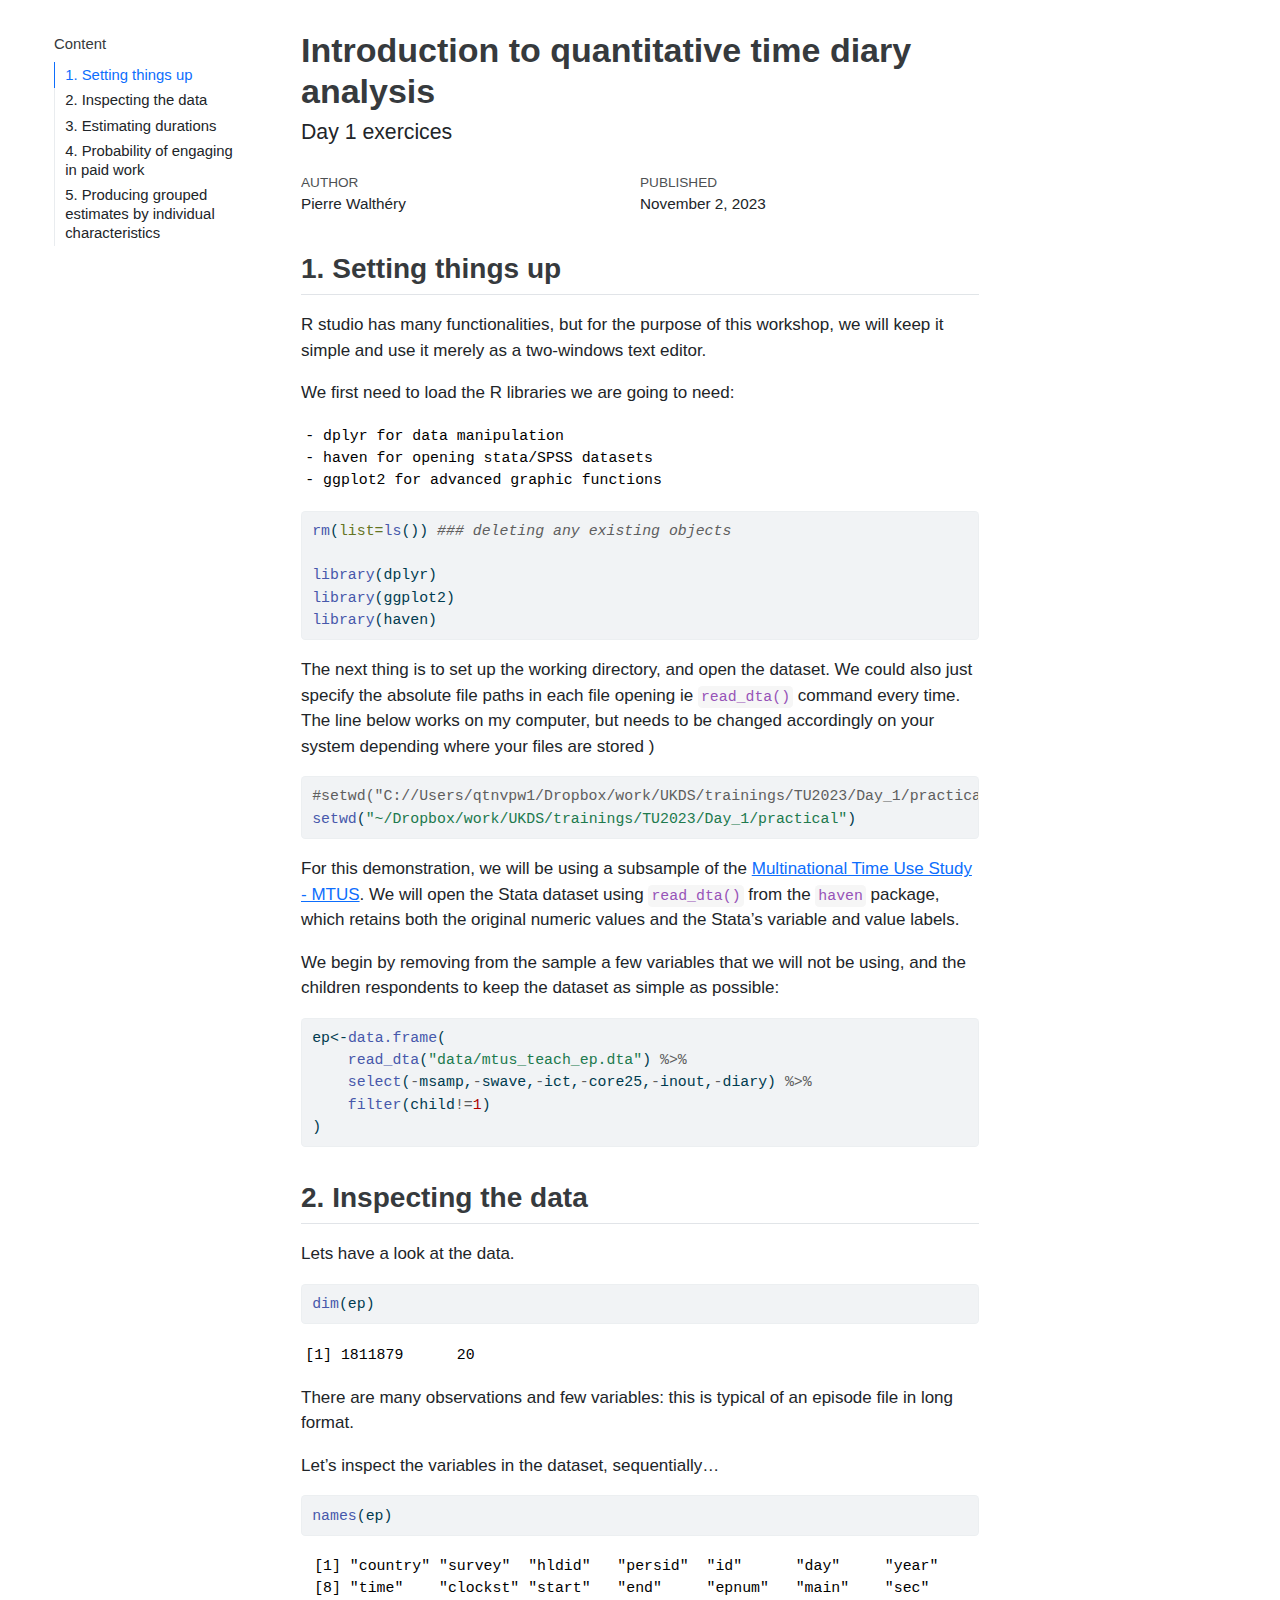
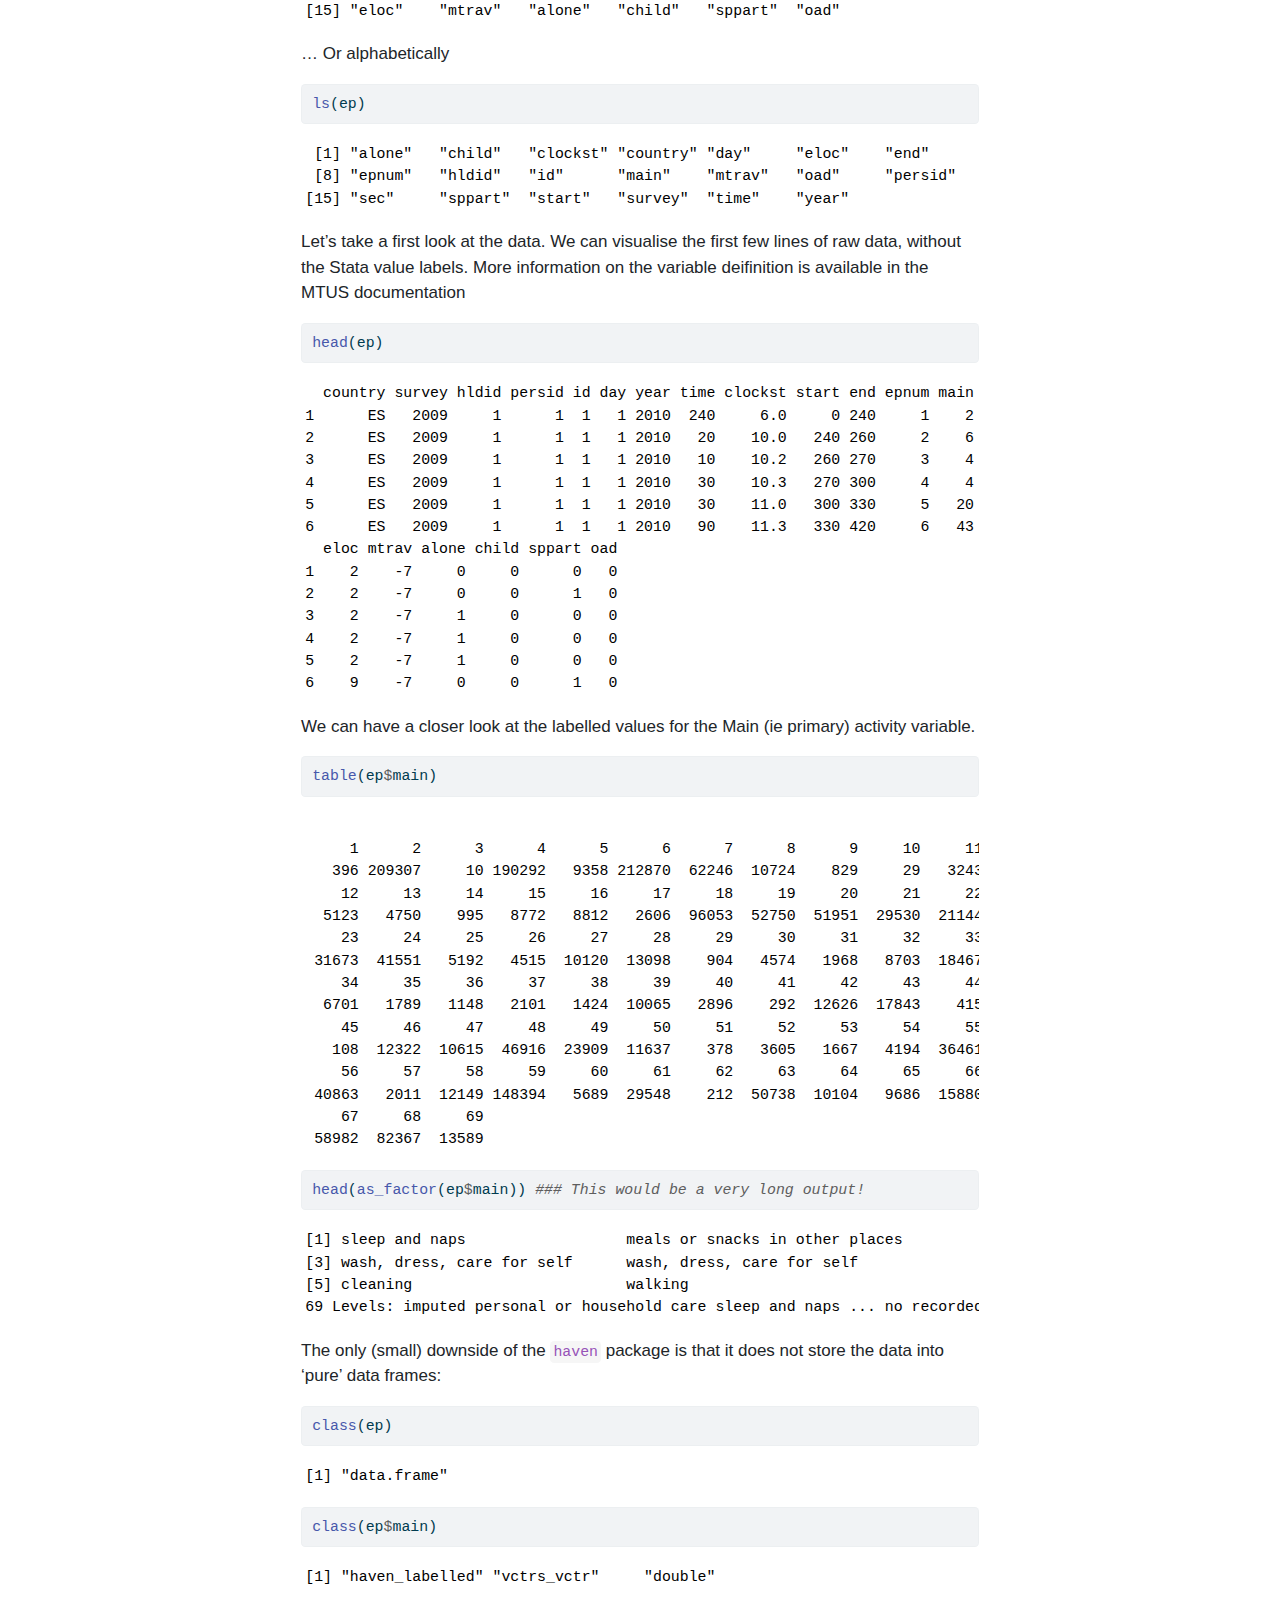
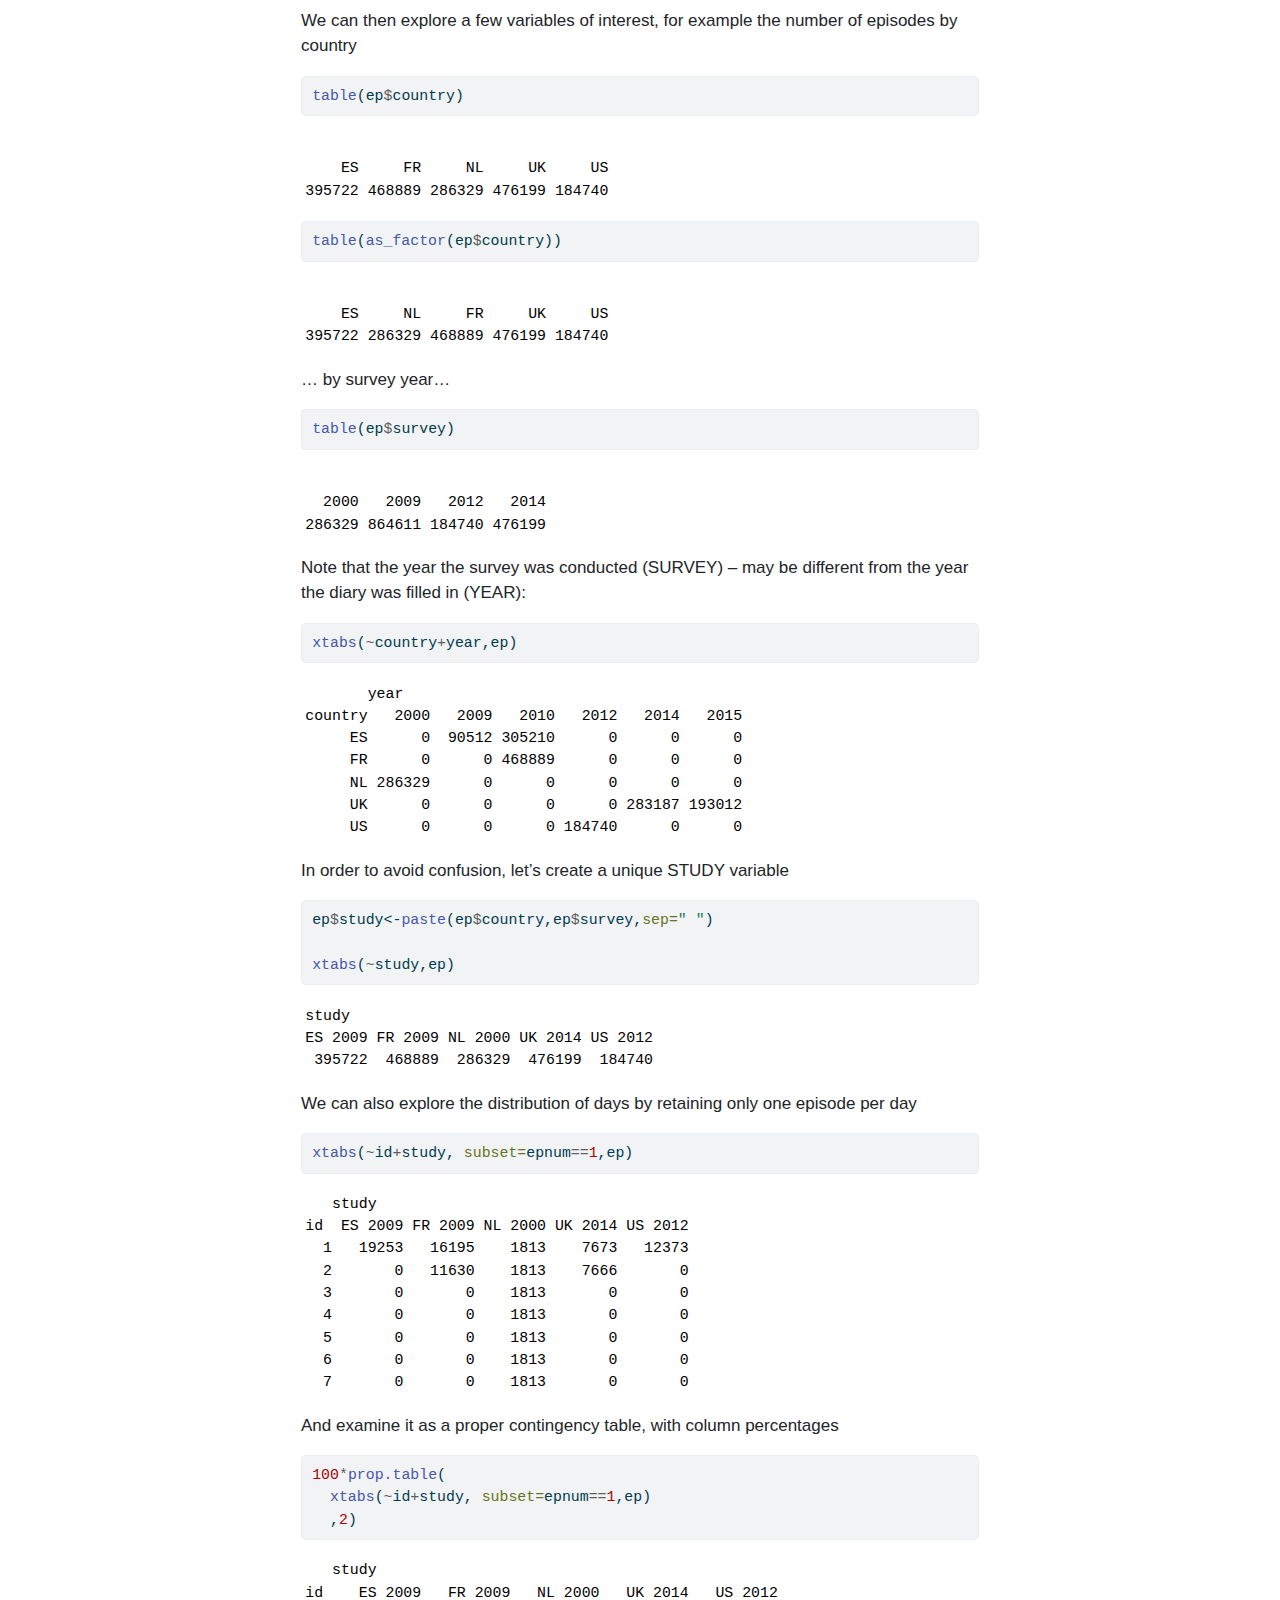
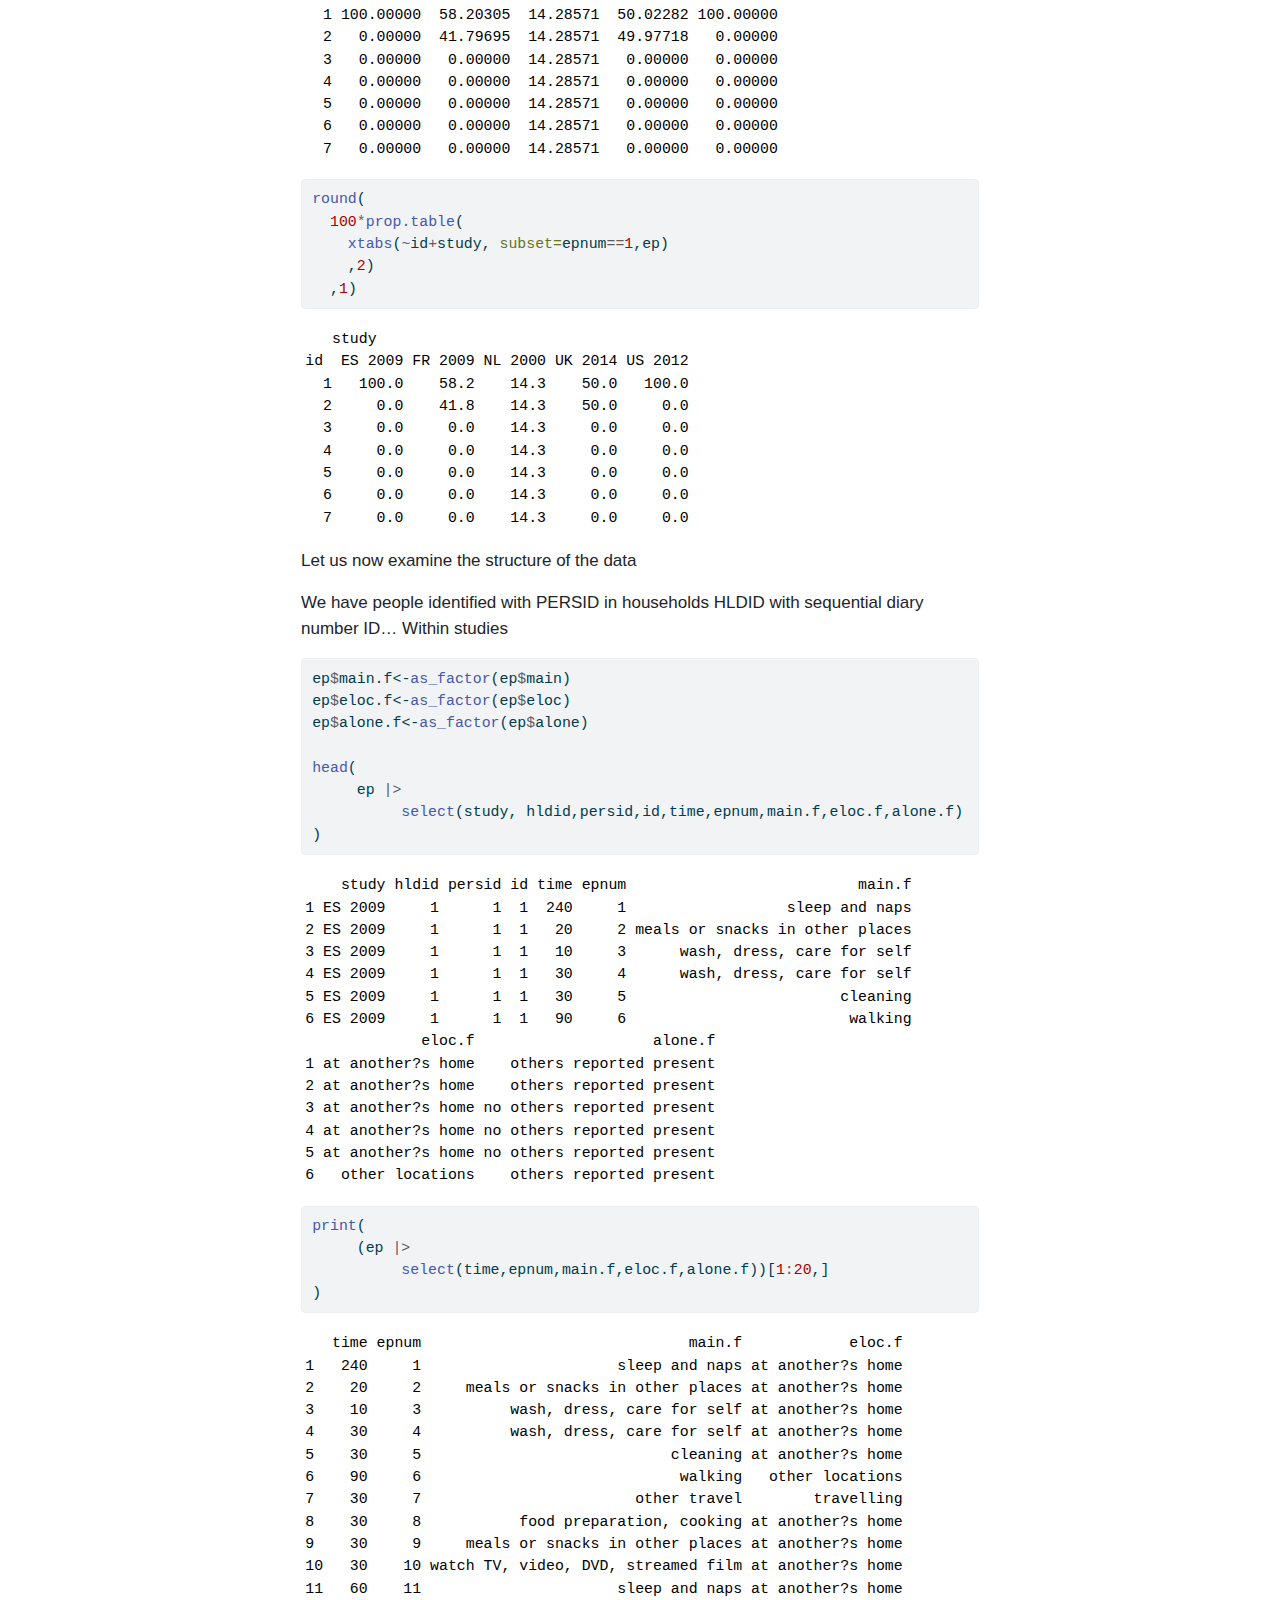
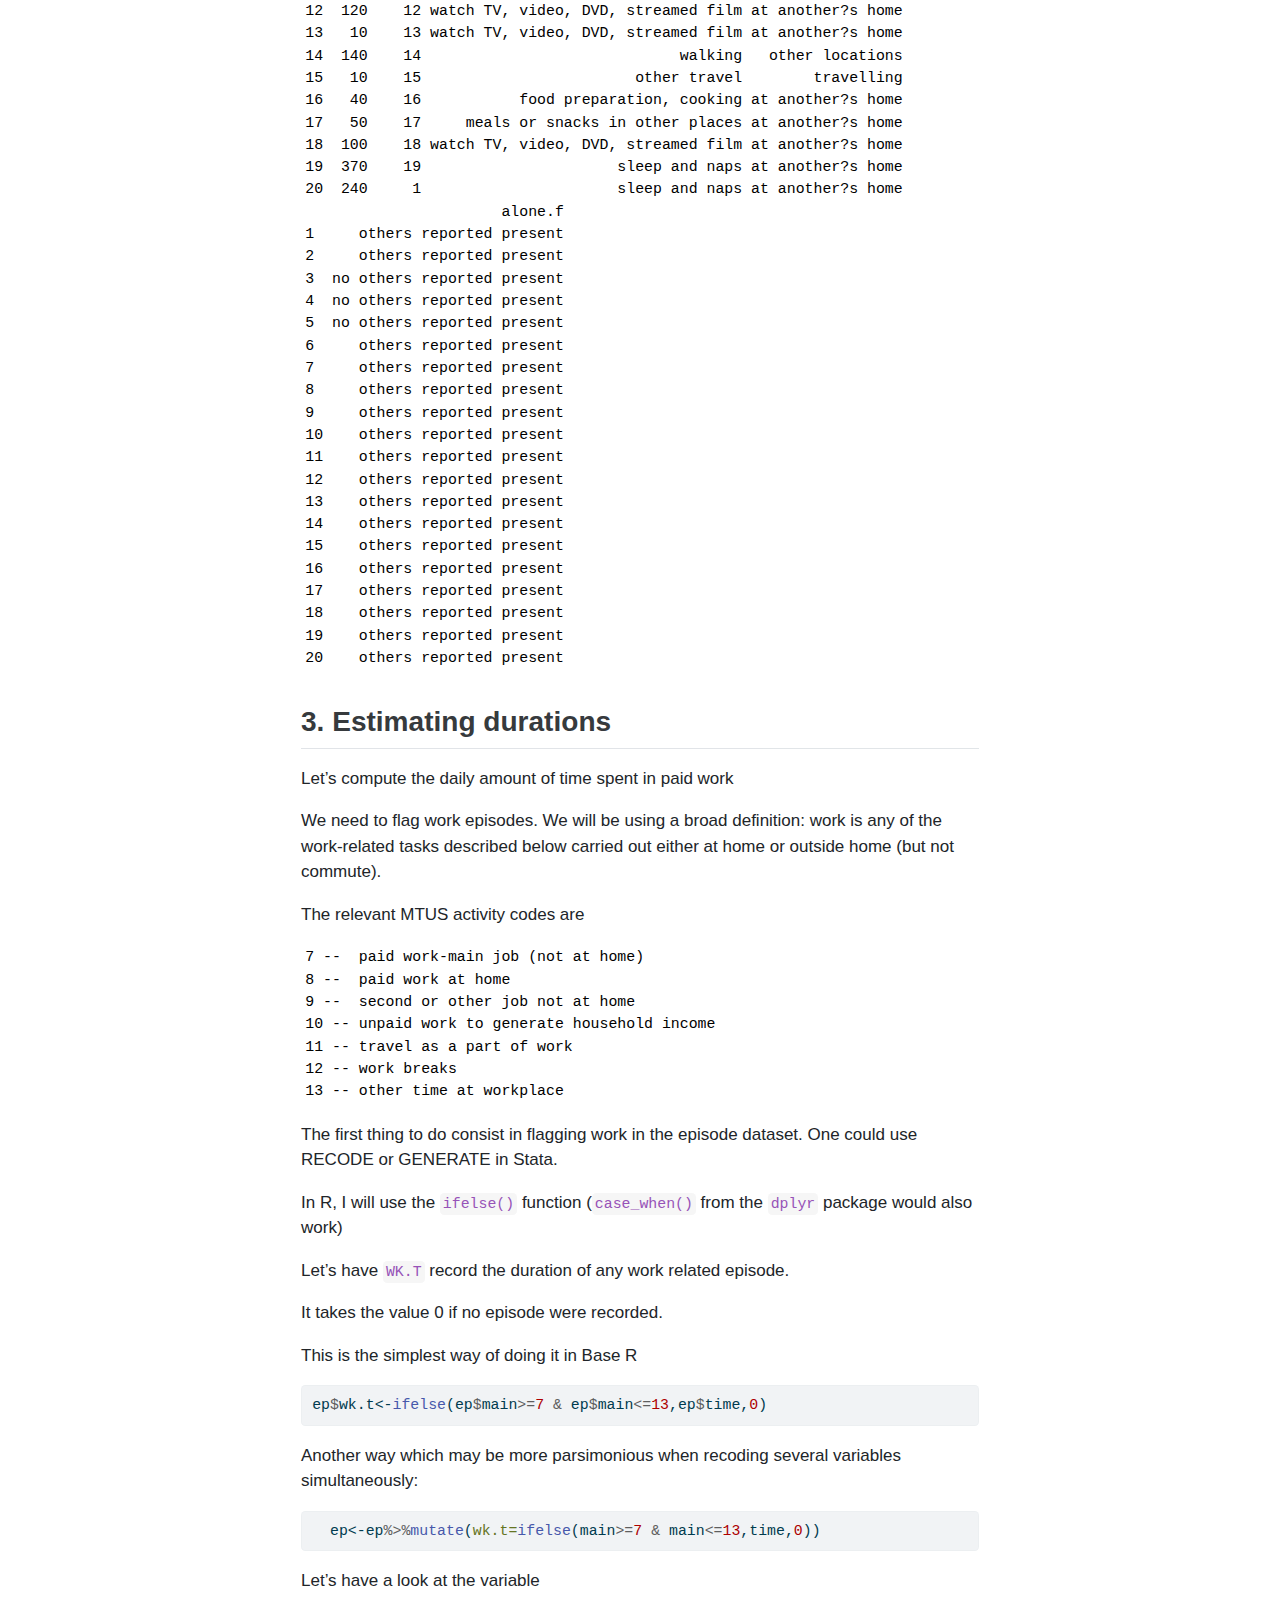
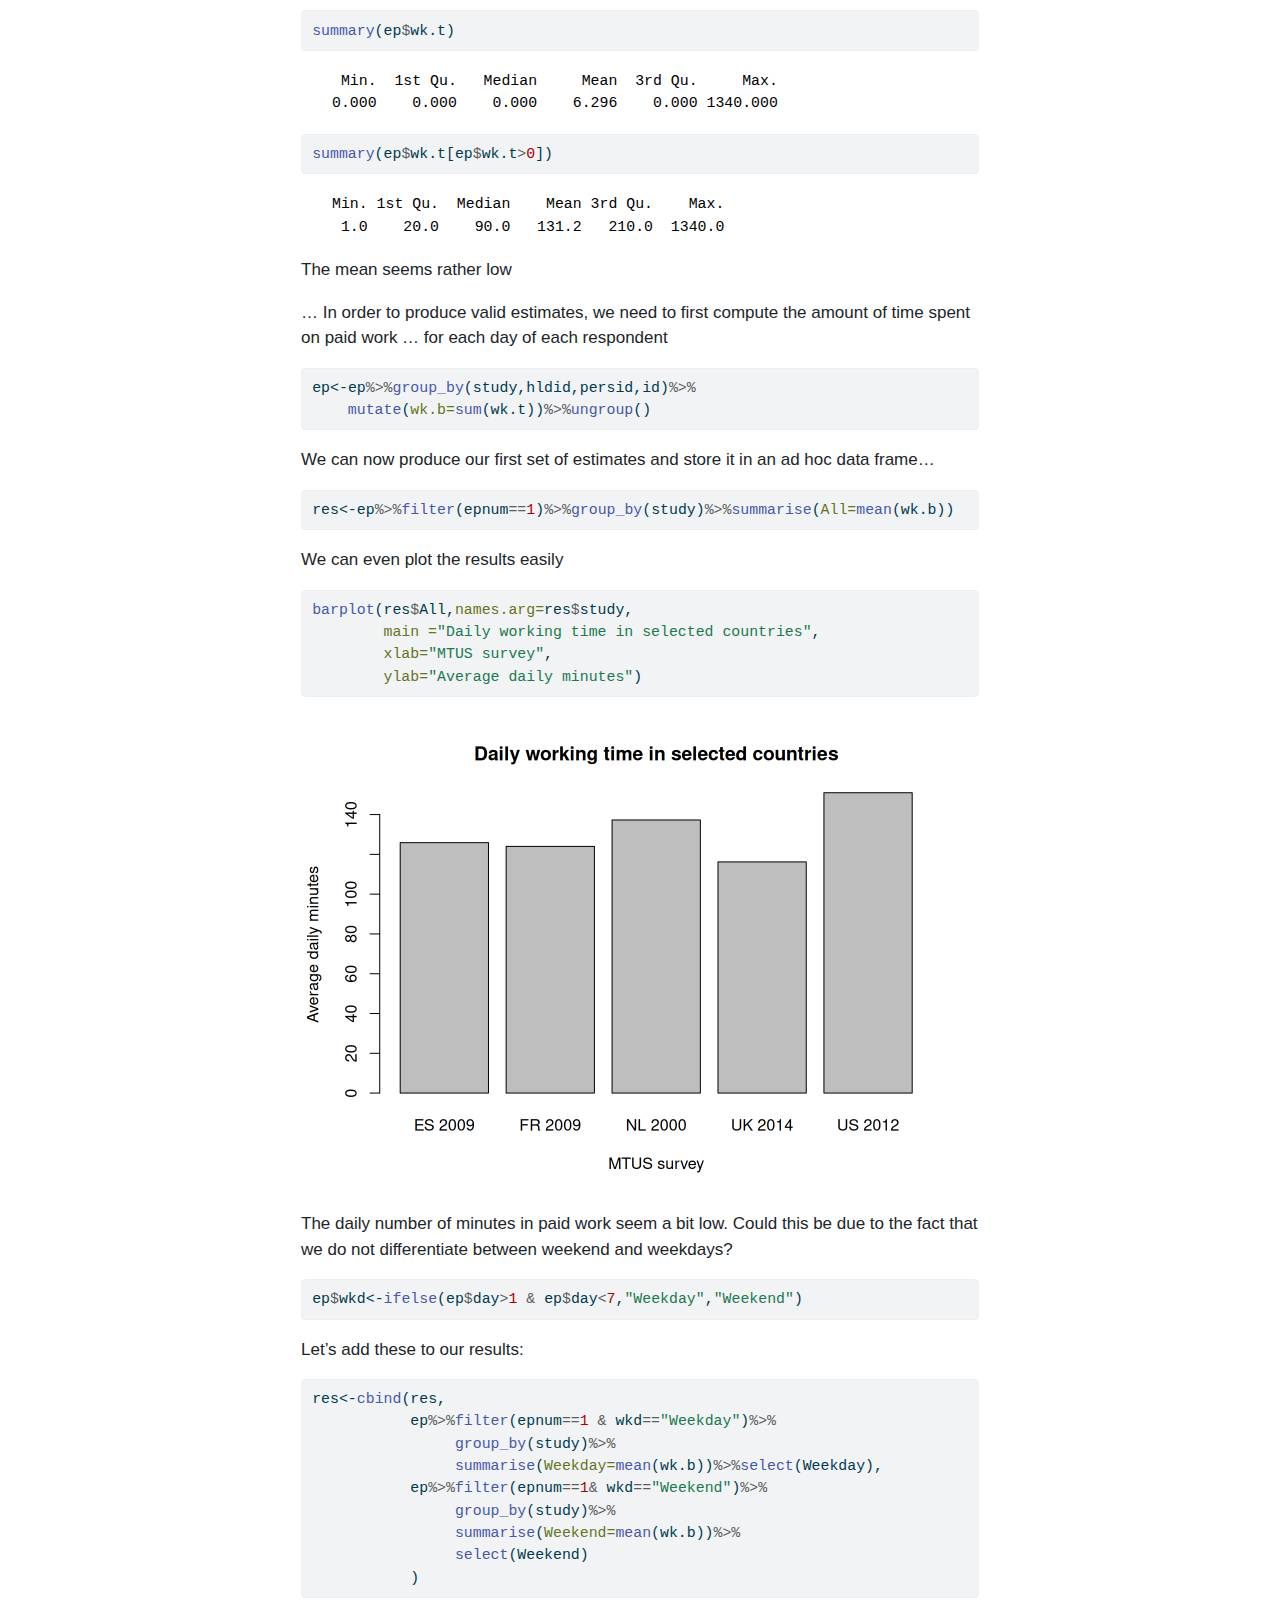
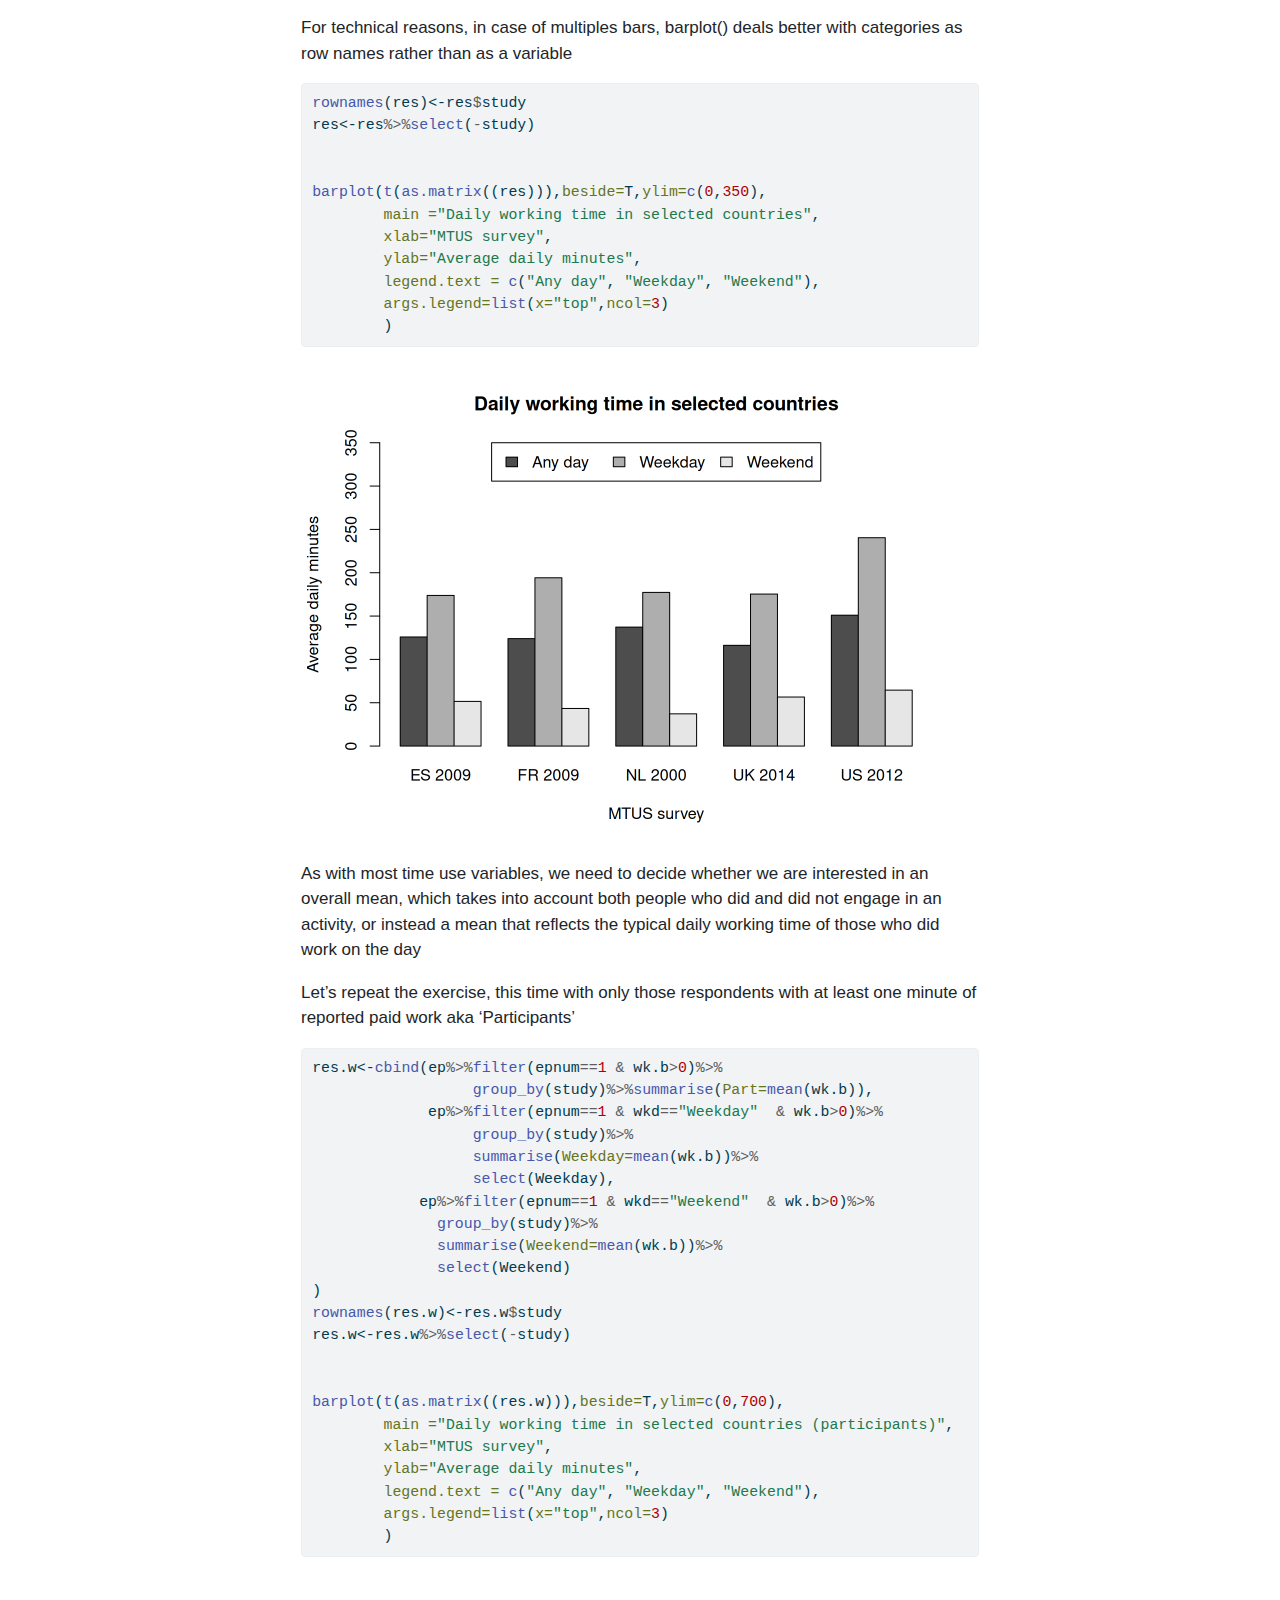
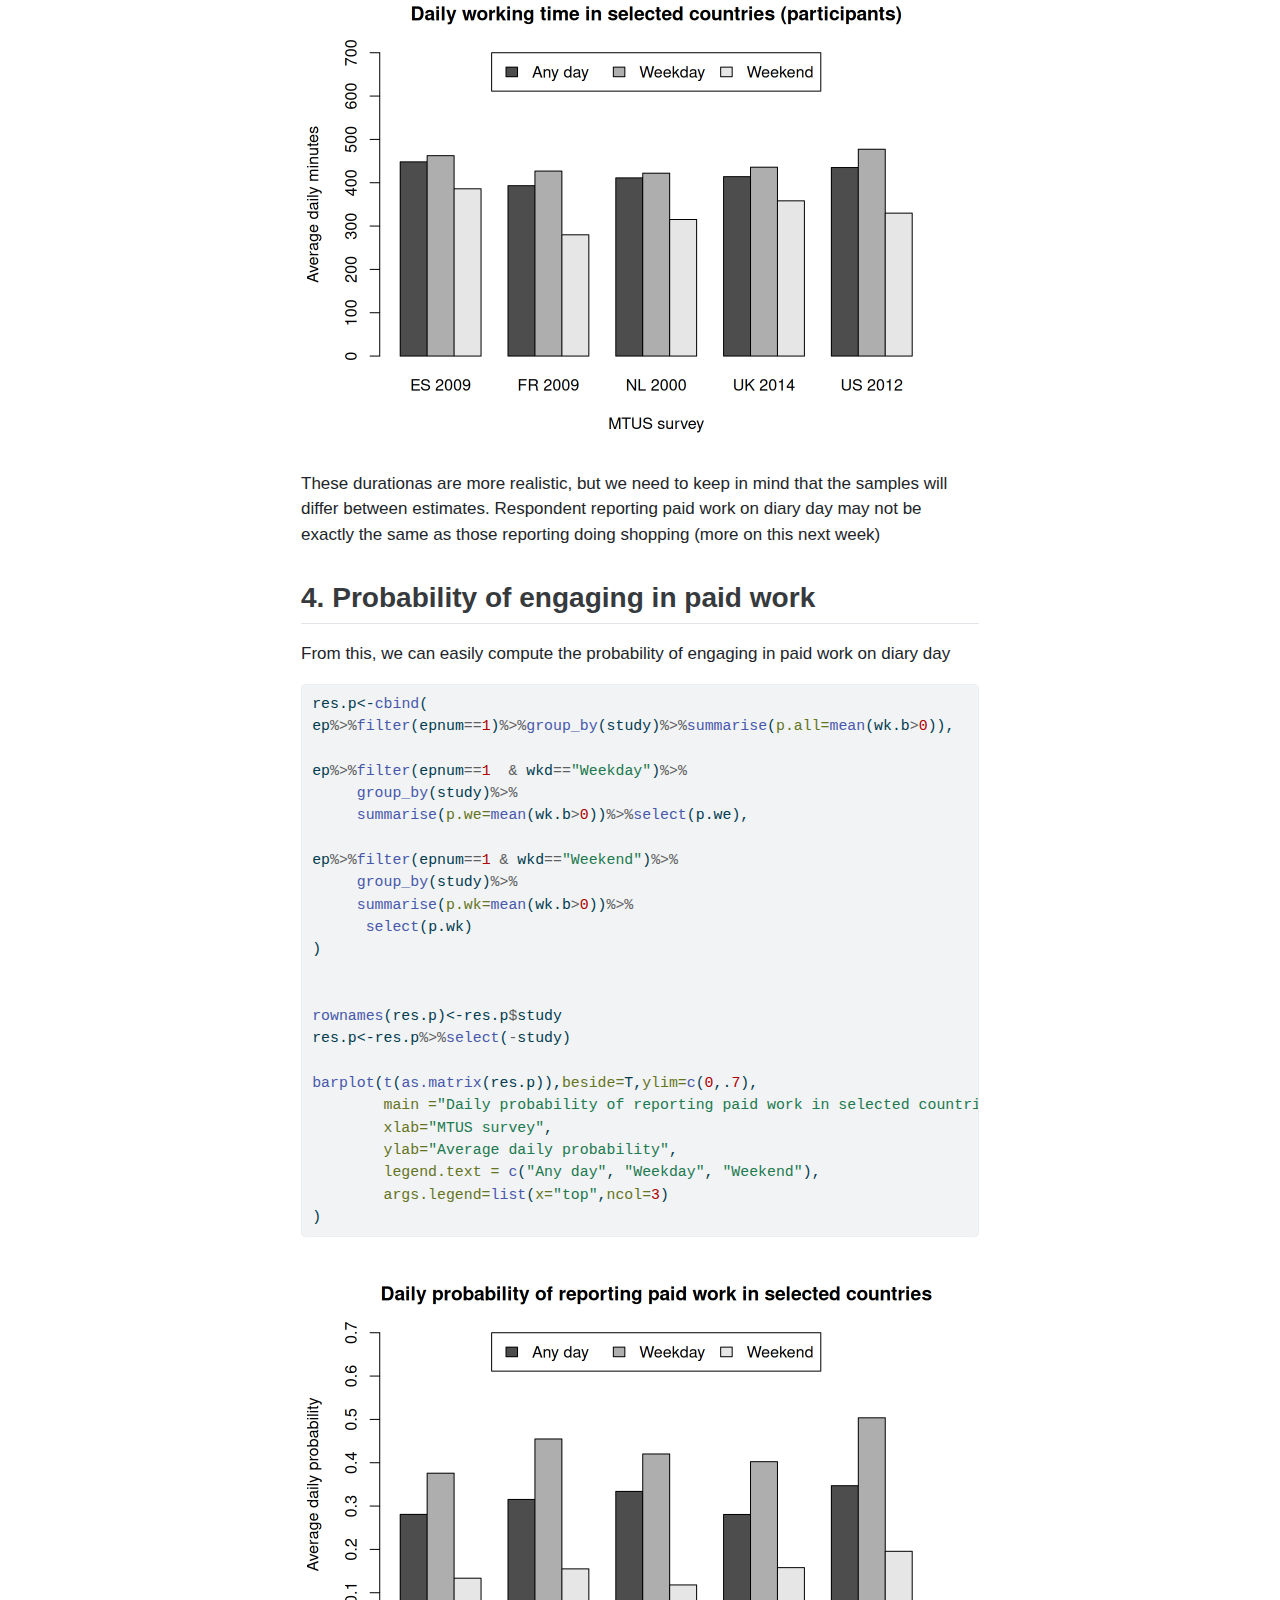
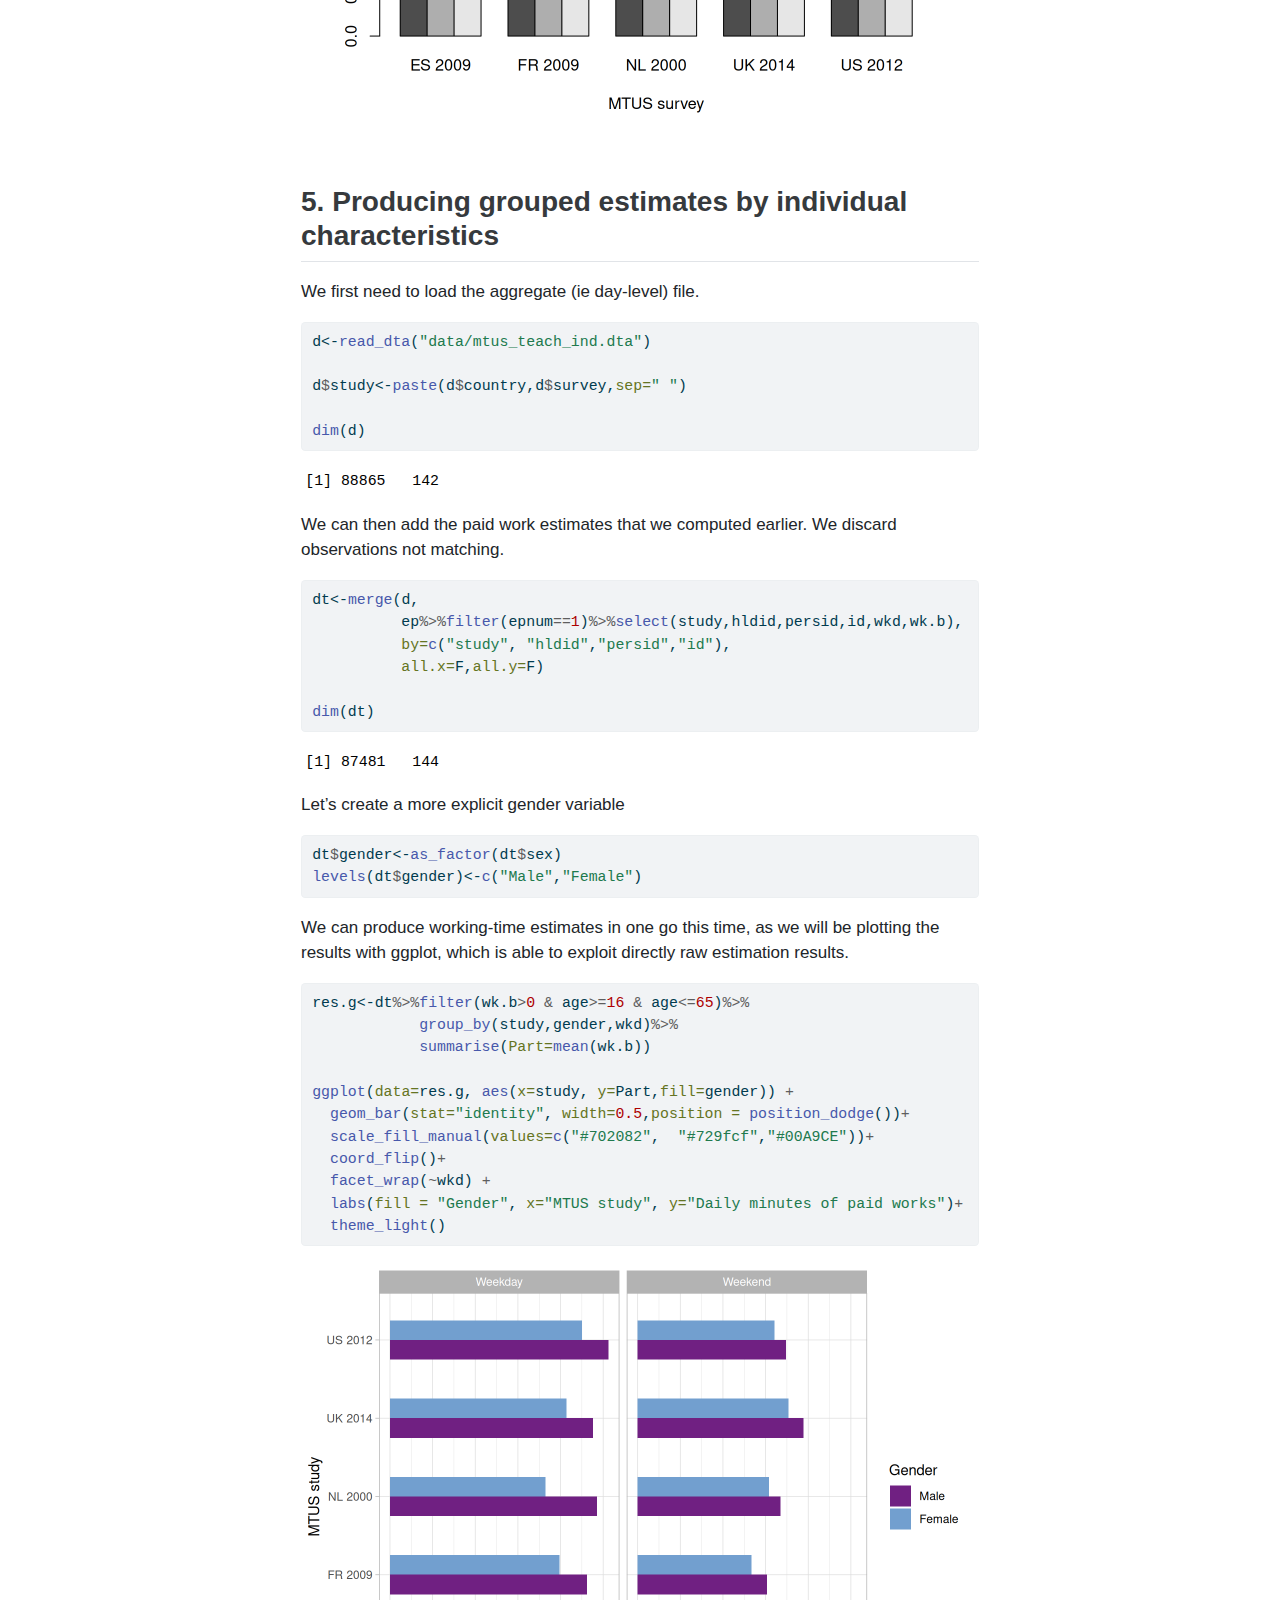
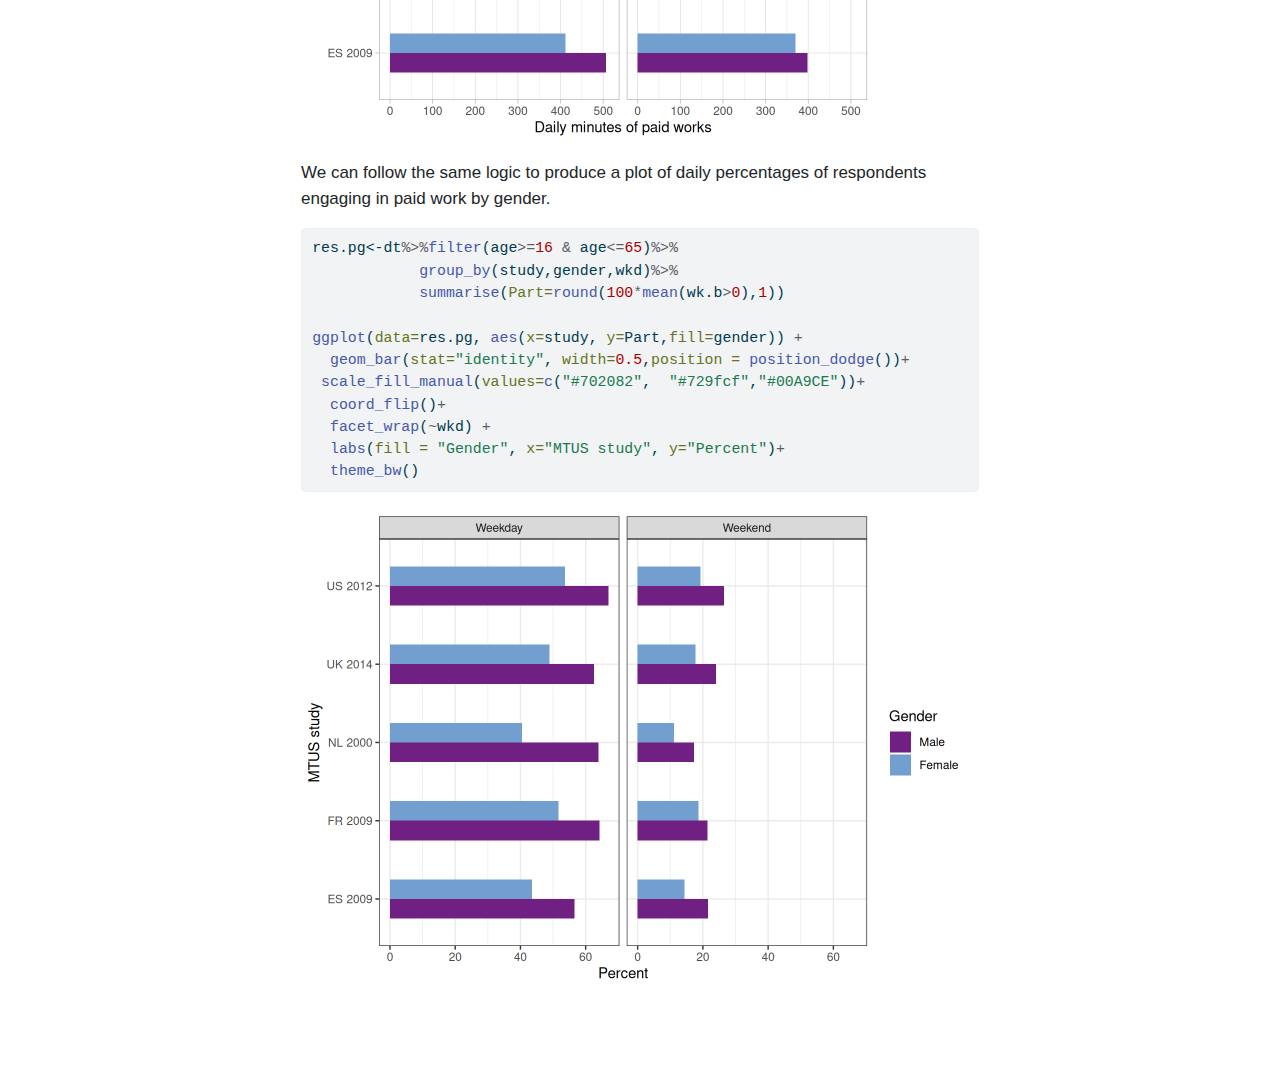
<file: docs/index.html>
<html xmlns="http://www.w3.org/1999/xhtml">    
  <head>      
    <title>Redirect to workbook_10.html</title>      
    <meta http-equiv="refresh" content="0;URL='workbook_10.html'" />    
  </head>    
  <body> 
  </body>  
</html>
</file>
